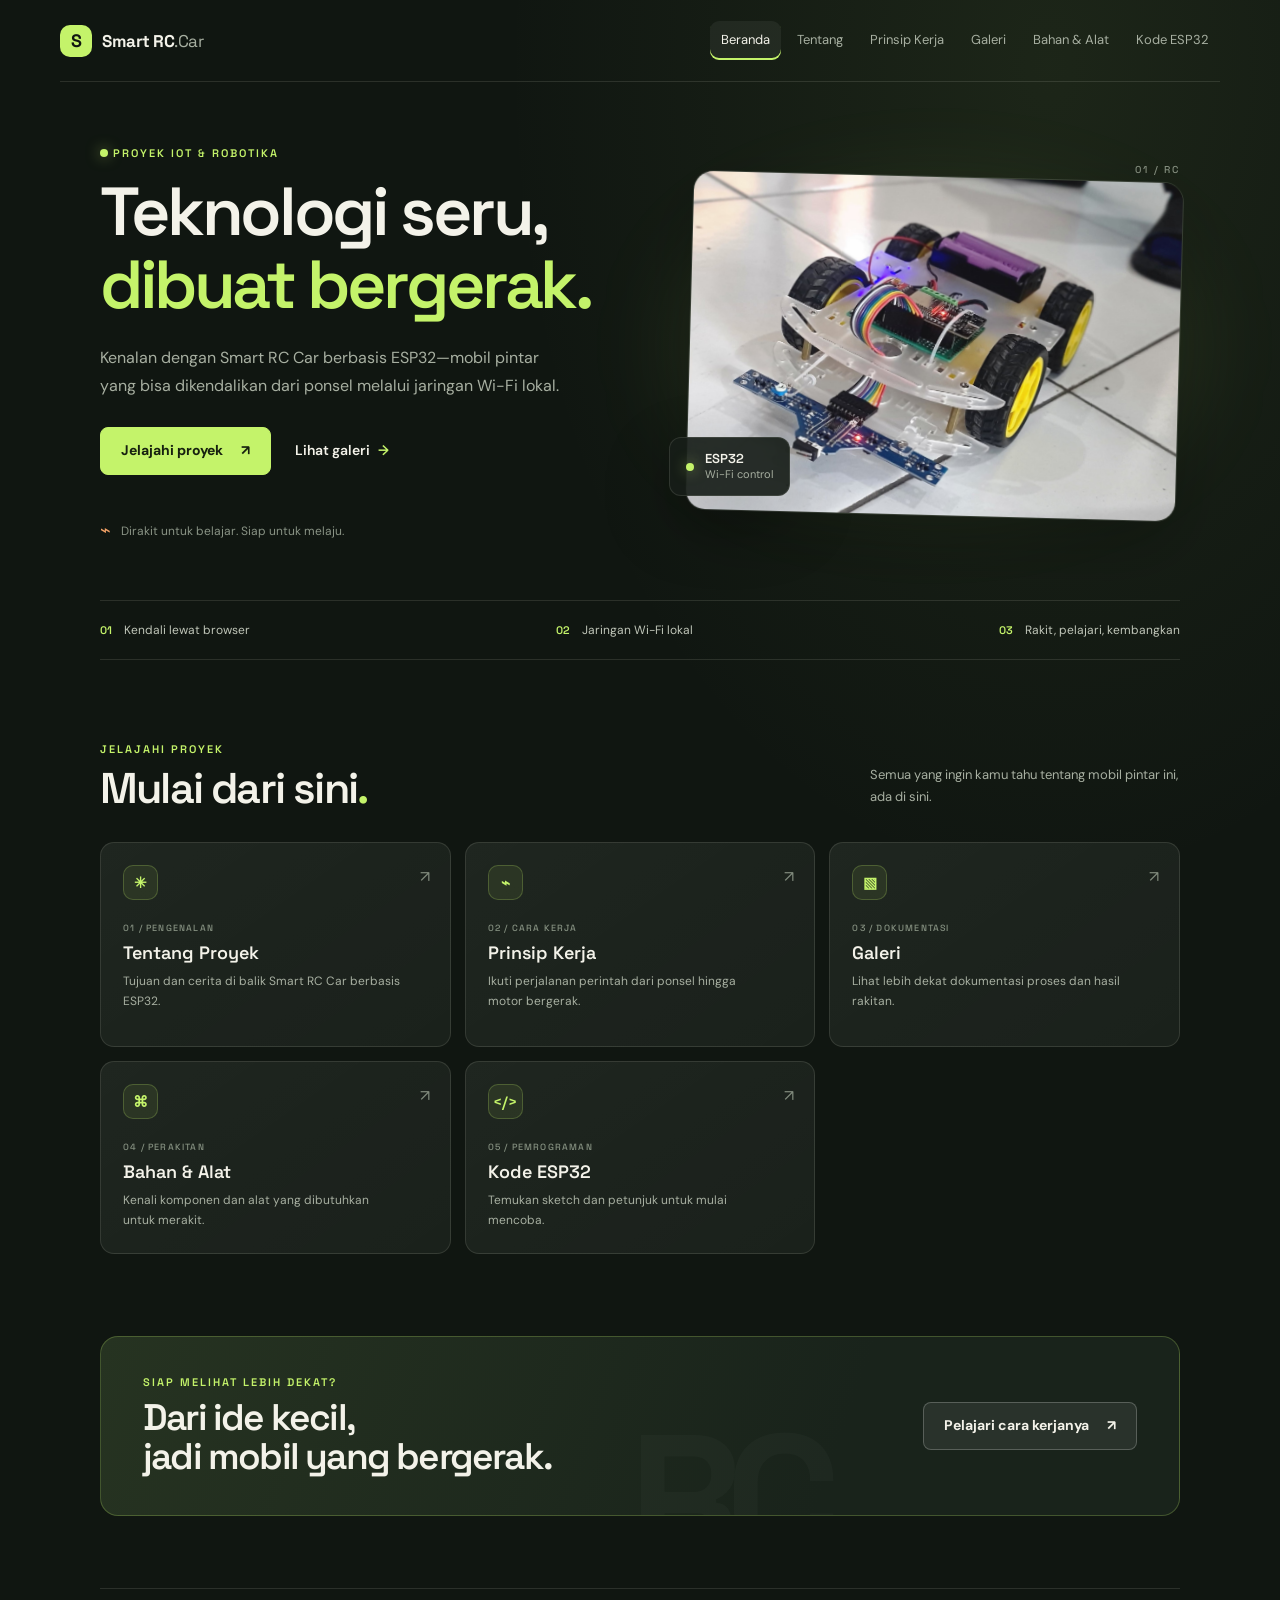
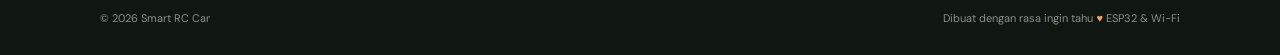
<file: index.html>
<!DOCTYPE html>
<html lang="id">
<head>
  <meta charset="UTF-8">
  <meta name="viewport" content="width=device-width, initial-scale=1">
  <meta name="description" content="Kenali Smart RC Car berbasis ESP32 dan Wi-Fi: cara kerja, komponen, galeri, dan kode program.">
  <meta name="theme-color" content="#101611">
  <title>Smart RC Car | Proyek IoT &amp; Robotika</title>
  <link rel="stylesheet" href="style.css">
  <link rel="stylesheet" href="opening-animation.css">
</head>
<body>
  <header class="site-header">
    <a class="brand" href="index.html"><span class="brand-mark" aria-hidden="true">S</span><span>Smart RC<span class="brand-light">.Car</span></span></a>
    <nav aria-label="Navigasi utama">
      <a aria-current="page" href="index.html">Beranda</a>
      <a href="tentang.html">Tentang</a>
      <a href="prinsip-kerja.html">Prinsip Kerja</a>
      <a href="galeri.html">Galeri</a>
      <a href="bahan-alat.html">Bahan &amp; Alat</a>
      <a href="kode.html">Kode ESP32</a>
    </nav>
  </header>

  <main class="container home-main">
    <section class="hero">
      <div class="hero-copy">
        <p class="eyebrow"><span class="status-dot" aria-hidden="true"></span> PROYEK IOT &amp; ROBOTIKA</p>
        <h1>Teknologi seru,<br><span>dibuat bergerak.</span></h1>
        <p class="hero-description">Kenalan dengan Smart RC Car berbasis ESP32—mobil pintar yang bisa dikendalikan dari ponsel melalui jaringan Wi-Fi lokal.</p>
        <div class="hero-actions">
          <a class="button" href="tentang.html">Jelajahi proyek <span aria-hidden="true">↗</span></a>
          <a class="text-link" href="galeri.html">Lihat galeri <span aria-hidden="true">→</span></a>
        </div>
        <div class="hero-note"><span aria-hidden="true">⌁</span> Dirakit untuk belajar. Siap untuk melaju.</div>
      </div>
      <div class="hero-visual">
        <div class="image-glow" aria-hidden="true"></div>
        <img src="imagemobil-rc.jpg" alt="Mobil Smart RC hasil rakitan proyek" fetchpriority="high">
        <div class="visual-label"><span class="status-dot" aria-hidden="true"></span><span><strong>ESP32</strong><small>Wi-Fi control</small></span></div>
        <span class="visual-index" aria-hidden="true">01 / RC</span>
      </div>
    </section>

    <section class="intro-strip" aria-label="Ringkasan proyek">
      <p><span class="strip-number">01</span> Kendali lewat browser</p>
      <p><span class="strip-number">02</span> Jaringan Wi-Fi lokal</p>
      <p><span class="strip-number">03</span> Rakit, pelajari, kembangkan</p>
    </section>

    <section class="section explore-section">
      <div class="section-heading">
        <div><p class="eyebrow">JELAJAHI PROYEK</p><h2>Mulai dari sini<span class="accent-dot">.</span></h2></div>
        <p class="section-lead">Semua yang ingin kamu tahu tentang mobil pintar ini, ada di sini.</p>
      </div>
      <div class="grid">
        <a class="card card-link" href="tentang.html"><span class="card-icon" aria-hidden="true">✳</span><span class="card-number">01 / PENGENALAN</span><h3>Tentang Proyek</h3><p>Tujuan dan cerita di balik Smart RC Car berbasis ESP32.</p><span class="card-arrow" aria-hidden="true">↗</span></a>
        <a class="card card-link" href="prinsip-kerja.html"><span class="card-icon" aria-hidden="true">⌁</span><span class="card-number">02 / CARA KERJA</span><h3>Prinsip Kerja</h3><p>Ikuti perjalanan perintah dari ponsel hingga motor bergerak.</p><span class="card-arrow" aria-hidden="true">↗</span></a>
        <a class="card card-link" href="galeri.html"><span class="card-icon" aria-hidden="true">▧</span><span class="card-number">03 / DOKUMENTASI</span><h3>Galeri</h3><p>Lihat lebih dekat dokumentasi proses dan hasil rakitan.</p><span class="card-arrow" aria-hidden="true">↗</span></a>
        <a class="card card-link" href="bahan-alat.html"><span class="card-icon" aria-hidden="true">⌘</span><span class="card-number">04 / PERAKITAN</span><h3>Bahan &amp; Alat</h3><p>Kenali komponen dan alat yang dibutuhkan untuk merakit.</p><span class="card-arrow" aria-hidden="true">↗</span></a>
        <a class="card card-link" href="kode.html"><span class="card-icon" aria-hidden="true">&lt;/&gt;</span><span class="card-number">05 / PEMROGRAMAN</span><h3>Kode ESP32</h3><p>Temukan sketch dan petunjuk untuk mulai mencoba.</p><span class="card-arrow" aria-hidden="true">↗</span></a>
      </div>
    </section>

    <section class="cta-panel">
      <div><p class="eyebrow">SIAP MELIHAT LEBIH DEKAT?</p><h2>Dari ide kecil,<br>jadi mobil yang bergerak.</h2></div>
      <a class="button button-light" href="prinsip-kerja.html">Pelajari cara kerjanya <span aria-hidden="true">↗</span></a>
      <span class="cta-decoration" aria-hidden="true">RC</span>
    </section>
  </main>

  <footer><span>© 2026 Smart RC Car</span><span>Dibuat dengan rasa ingin tahu <span class="footer-heart" aria-label="cinta">♥</span> ESP32 &amp; Wi-Fi</span></footer>
</body>
</html>
</file>
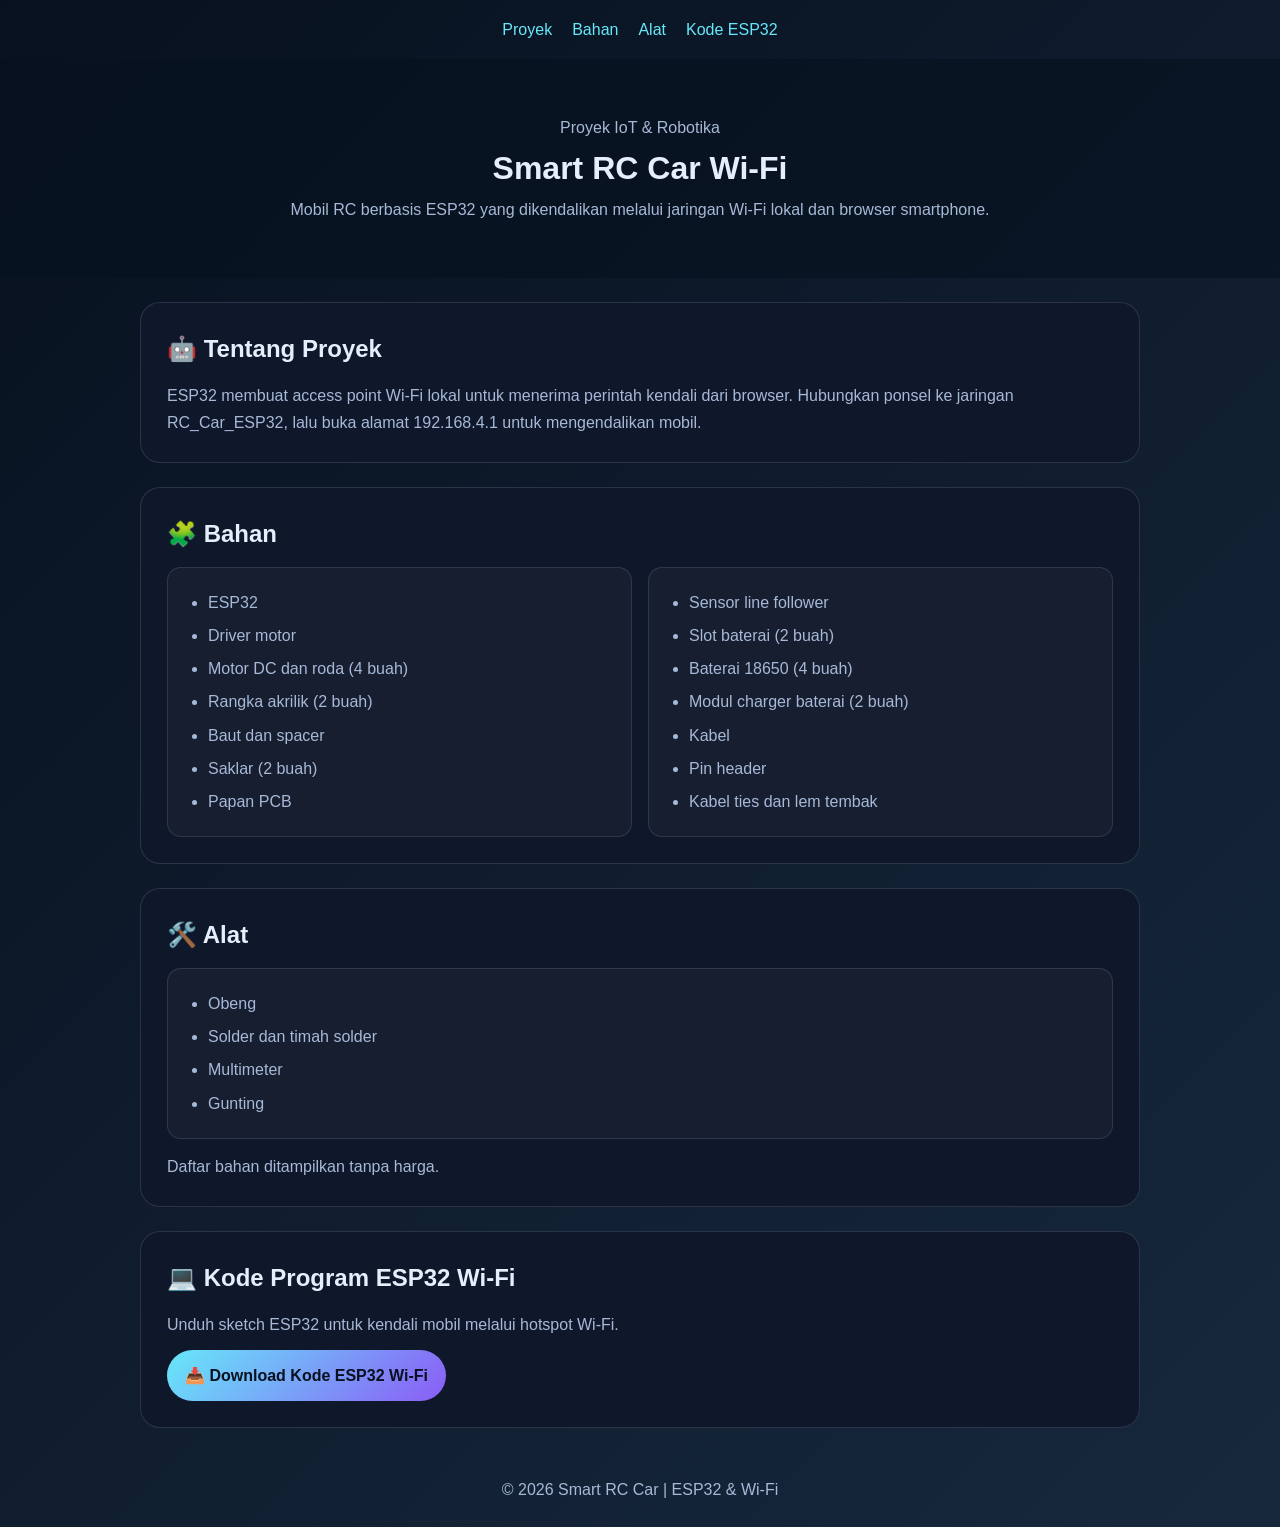
<file: tugas/index.html>
<!DOCTYPE html>
<html lang="id">
<head>
  <meta charset="UTF-8" />
  <meta name="viewport" content="width=device-width, initial-scale=1.0" />
  <meta name="description" content="Proyek Smart RC Car berbasis ESP32 dan Wi-Fi." />
  <title>Smart RC Car | ESP32 Wi-Fi</title>
  <style>
    :root{--bg:#07111f;--panel:#0f172a;--text:#e5eefb;--muted:#a7b9d6;--cyan:#67e8f9;--purple:#8b5cf6;--line:rgba(148,163,184,.2)}
    *{box-sizing:border-box;margin:0;padding:0}html{scroll-behavior:smooth}body{font-family:Arial,sans-serif;background:linear-gradient(135deg,#07111f,#17283d);color:var(--text);line-height:1.7}.container{width:min(1000px,92%);margin:auto}header{padding:55px 0;text-align:center;background:rgba(7,17,31,.65)}header p,.muted{color:var(--muted)}nav{padding:16px 0;display:flex;justify-content:center;gap:20px;flex-wrap:wrap}a{color:var(--cyan);text-decoration:none}.section{margin:24px 0;padding:26px;background:var(--panel);border:1px solid var(--line);border-radius:20px}.section h2{margin-bottom:12px}.grid{display:grid;grid-template-columns:repeat(auto-fit,minmax(220px,1fr));gap:16px}.card{padding:18px;border:1px solid var(--line);border-radius:14px;background:rgba(255,255,255,.03)}ul{padding-left:22px;color:var(--muted)}li{padding:3px 0}.notice{margin-top:14px;color:var(--muted)}.button{display:inline-block;margin-top:12px;padding:12px 18px;border-radius:999px;background:linear-gradient(135deg,var(--cyan),var(--purple));color:#07111f;font-weight:bold}footer{text-align:center;padding:24px;color:var(--muted)}
    @media(max-width:600px){.section{padding:20px}header{padding:40px 0}}
  </style>
</head>
<body>
  <nav class="container" aria-label="Navigasi"><a href="#proyek">Proyek</a><a href="#bahan">Bahan</a><a href="#alat">Alat</a><a href="#kode">Kode ESP32</a></nav>
  <header id="proyek"><div class="container"><p>Proyek IoT &amp; Robotika</p><h1>Smart RC Car Wi-Fi</h1><p>Mobil RC berbasis ESP32 yang dikendalikan melalui jaringan Wi-Fi lokal dan browser smartphone.</p></div></header>
  <main class="container">
    <section class="section"><h2>🤖 Tentang Proyek</h2><p class="muted">ESP32 membuat access point Wi-Fi lokal untuk menerima perintah kendali dari browser. Hubungkan ponsel ke jaringan RC_Car_ESP32, lalu buka alamat 192.168.4.1 untuk mengendalikan mobil.</p></section>
    <section class="section" id="bahan"><h2>🧩 Bahan</h2><div class="grid">
      <article class="card"><ul><li>ESP32</li><li>Driver motor</li><li>Motor DC dan roda (4 buah)</li><li>Rangka akrilik (2 buah)</li><li>Baut dan spacer</li><li>Saklar (2 buah)</li><li>Papan PCB</li></ul></article>
      <article class="card"><ul><li>Sensor line follower</li><li>Slot baterai (2 buah)</li><li>Baterai 18650 (4 buah)</li><li>Modul charger baterai (2 buah)</li><li>Kabel</li><li>Pin header</li><li>Kabel ties dan lem tembak</li></ul></article>
    </div></section>
    <section class="section" id="alat"><h2>🛠️ Alat</h2><div class="grid"><article class="card"><ul><li>Obeng</li><li>Solder dan timah solder</li><li>Multimeter</li><li>Gunting</li></ul></article></div><p class="notice">Daftar bahan ditampilkan tanpa harga.</p></section>
    <section class="section" id="kode"><h2>💻 Kode Program ESP32 Wi-Fi</h2><p class="muted">Unduh sketch ESP32 untuk kendali mobil melalui hotspot Wi-Fi.</p><a class="button" href="../source/rc_car_program.ino" download="rc_car_esp32_wifi.ino">📥 Download Kode ESP32 Wi-Fi</a></section>
  </main>
  <footer>© 2026 Smart RC Car | ESP32 &amp; Wi-Fi</footer>
</body>
</html>
</file>
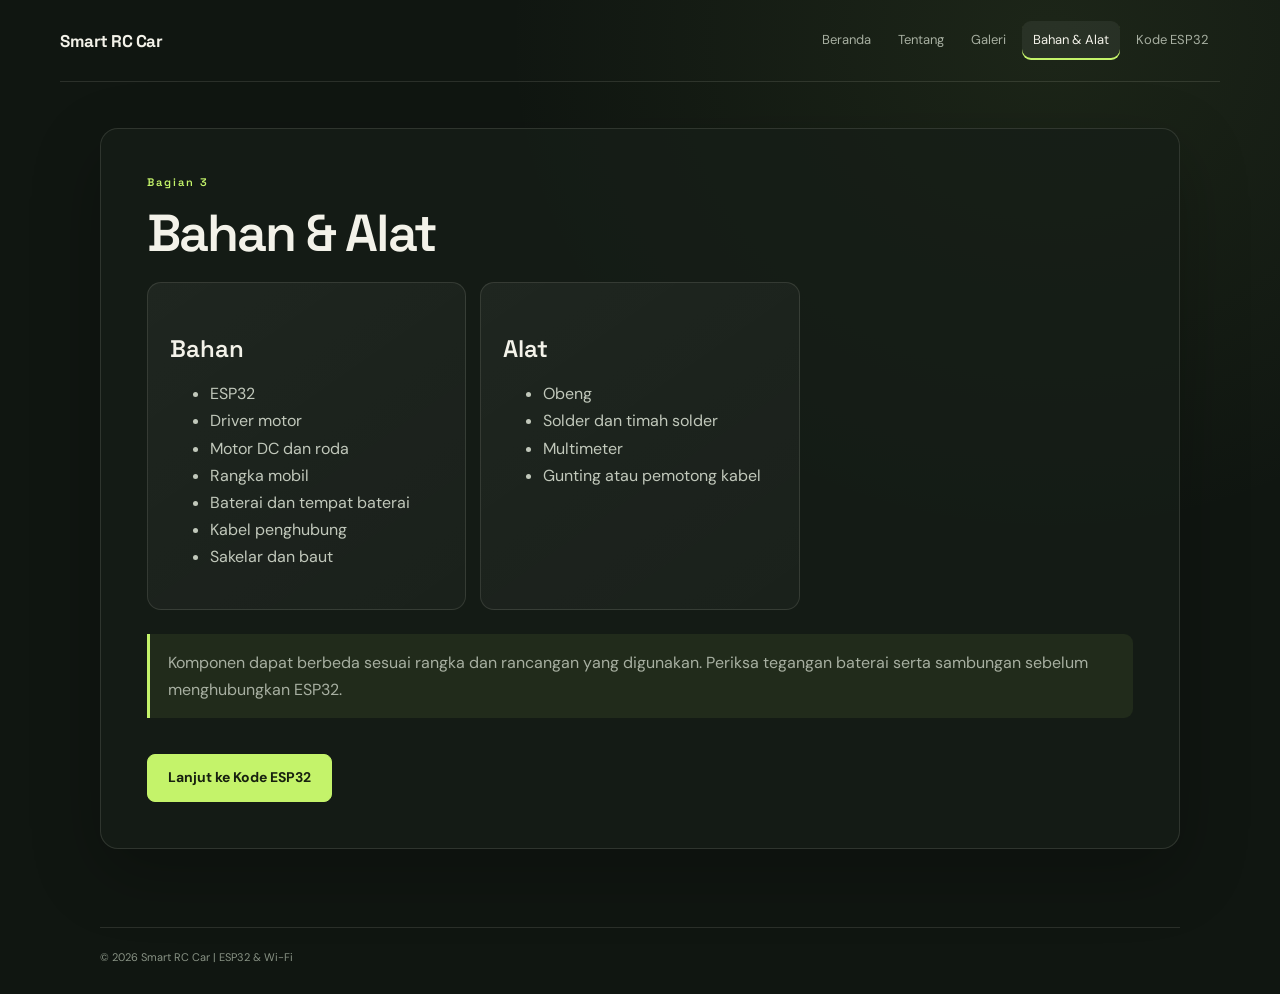
<file: bahan-alat.html>
<!DOCTYPE html>
<html lang="id">
<head>
  <meta charset="UTF-8">
  <meta name="viewport" content="width=device-width, initial-scale=1">
  <meta name="description" content="Daftar bahan dan alat proyek Smart RC Car ESP32.">
  <title>Bahan &amp; Alat | Smart RC Car</title>
  <link rel="stylesheet" href="style.css">
</head>
<body>
  <header class="site-header">
    <a class="brand" href="index.html">Smart RC Car</a>
    <nav aria-label="Navigasi utama">
      <a href="index.html">Beranda</a><a href="tentang.html">Tentang</a><a href="galeri.html">Galeri</a><a aria-current="page" href="bahan-alat.html">Bahan &amp; Alat</a><a href="kode.html">Kode ESP32</a>
    </nav>
  </header>
  <main class="container">
    <section class="section">
      <p class="eyebrow">Bagian 3</p>
      <h1>Bahan &amp; Alat</h1>
      <div class="grid two-columns">
        <article class="card"><h2>Bahan</h2><ul><li>ESP32</li><li>Driver motor</li><li>Motor DC dan roda</li><li>Rangka mobil</li><li>Baterai dan tempat baterai</li><li>Kabel penghubung</li><li>Sakelar dan baut</li></ul></article>
        <article class="card"><h2>Alat</h2><ul><li>Obeng</li><li>Solder dan timah solder</li><li>Multimeter</li><li>Gunting atau pemotong kabel</li></ul></article>
      </div>
      <div class="notice">Komponen dapat berbeda sesuai rangka dan rancangan yang digunakan. Periksa tegangan baterai serta sambungan sebelum menghubungkan ESP32.</div>
      <a class="button" href="kode.html">Lanjut ke Kode ESP32</a>
    </section>
  </main>
  <footer>© 2026 Smart RC Car | ESP32 &amp; Wi-Fi</footer>
</body>
</html>
</file>
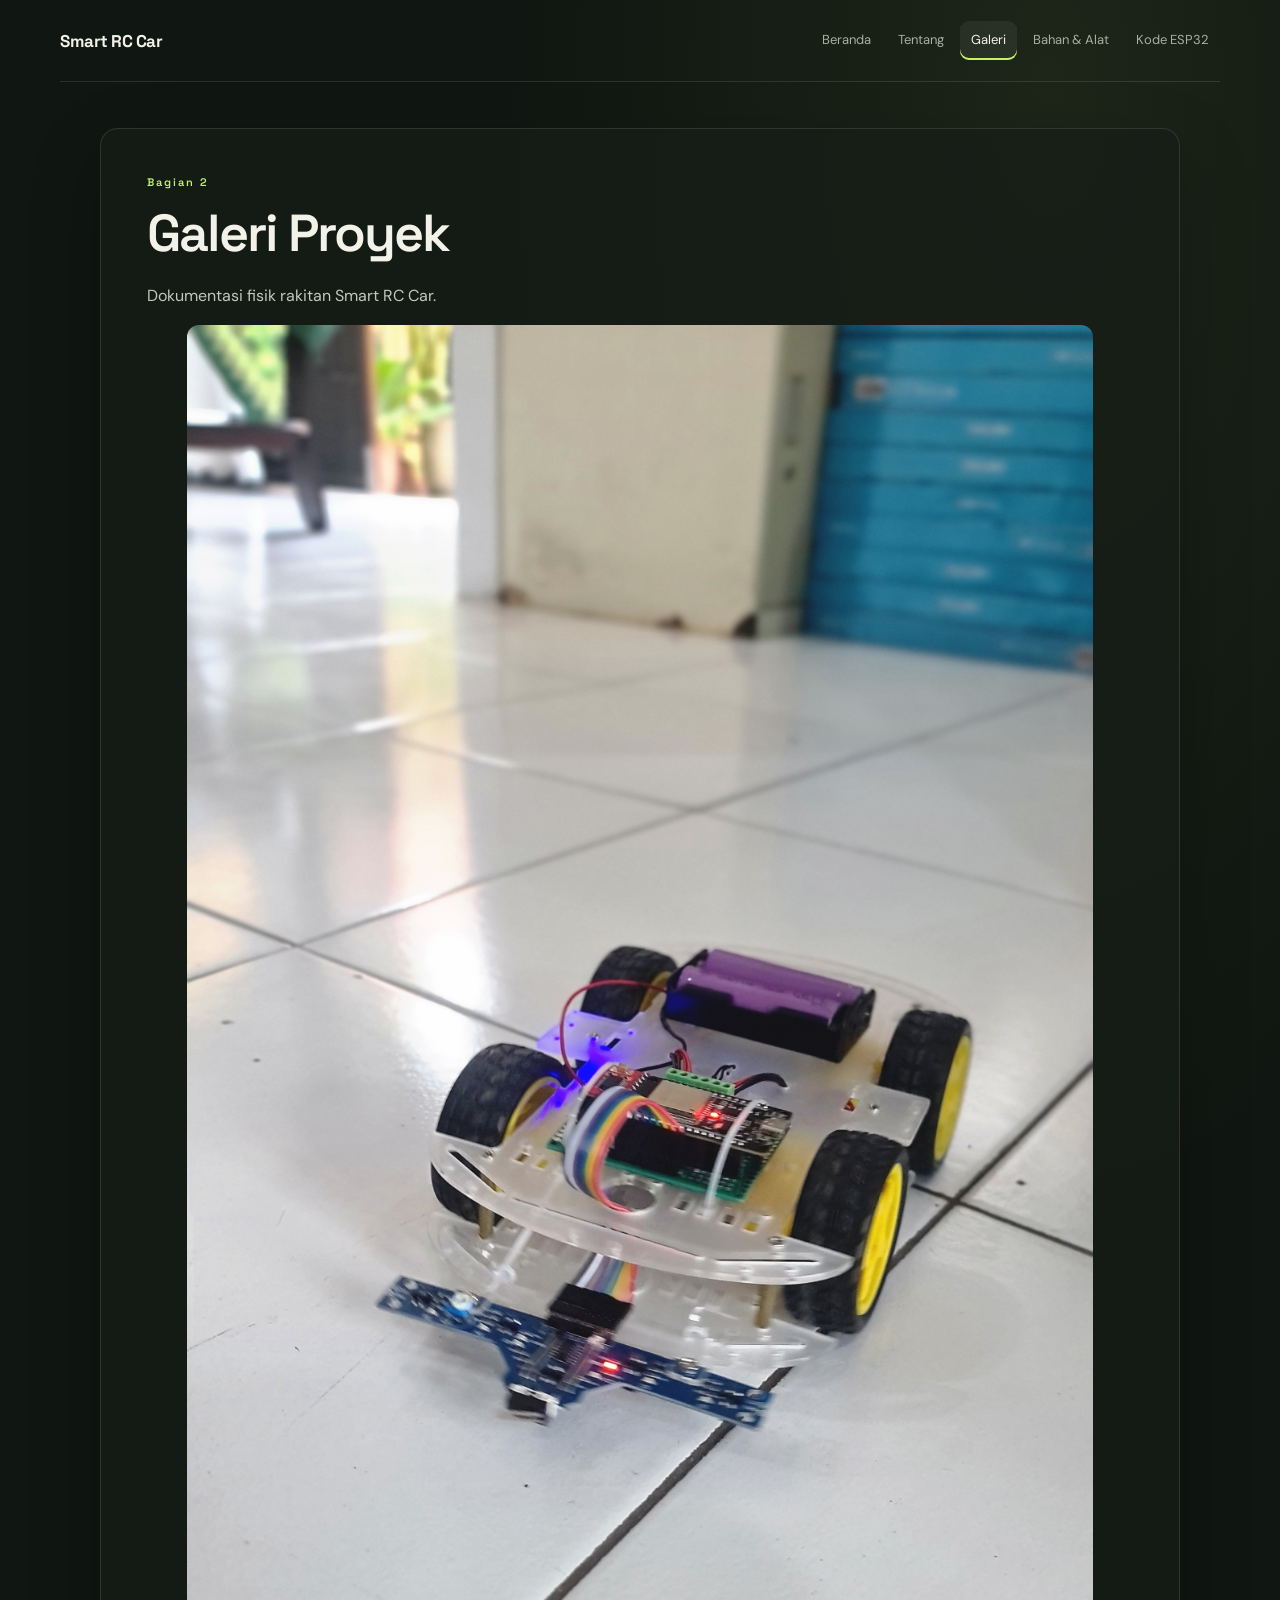
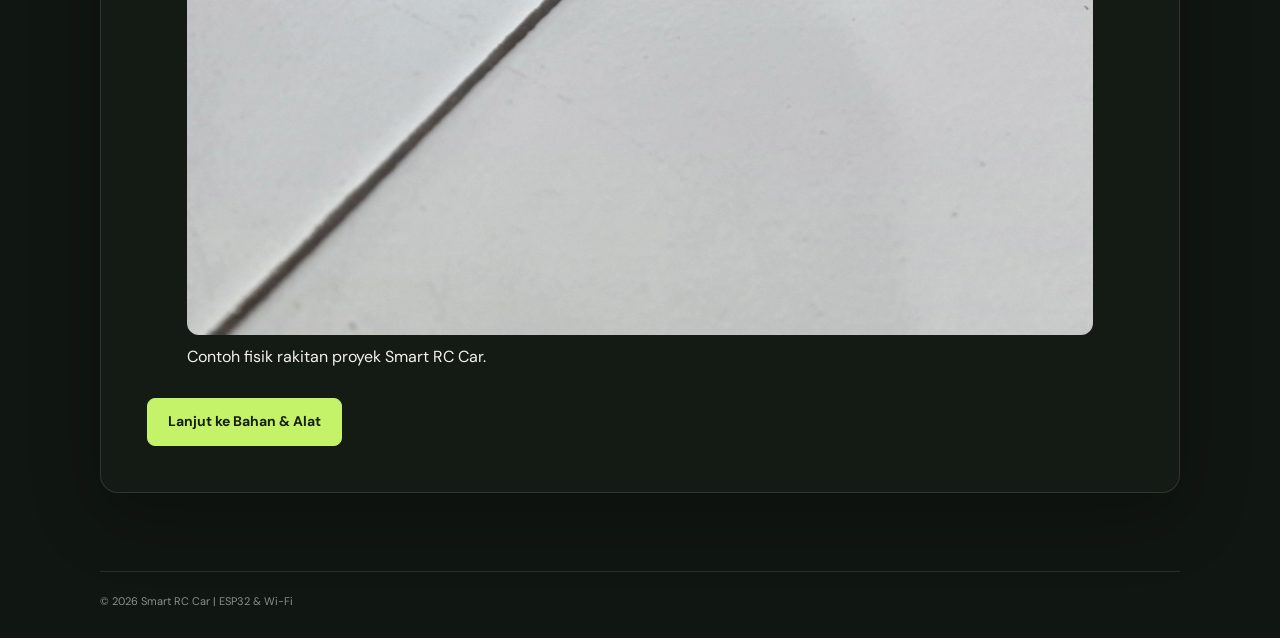
<file: galeri.html>
<!DOCTYPE html>
<html lang="id">
<head>
  <meta charset="UTF-8">
  <meta name="viewport" content="width=device-width, initial-scale=1">
  <meta name="description" content="Galeri dokumentasi fisik proyek Smart RC Car.">
  <title>Galeri | Smart RC Car</title>
  <link rel="stylesheet" href="style.css">
</head>
<body>
  <header class="site-header">
    <a class="brand" href="index.html">Smart RC Car</a>
    <nav aria-label="Navigasi utama">
      <a href="index.html">Beranda</a><a href="tentang.html">Tentang</a><a aria-current="page" href="galeri.html">Galeri</a><a href="bahan-alat.html">Bahan &amp; Alat</a><a href="kode.html">Kode ESP32</a>
    </nav>
  </header>
  <main class="container">
    <section class="section">
      <p class="eyebrow">Bagian 2</p>
      <h1>Galeri Proyek</h1>
      <p>Dokumentasi fisik rakitan Smart RC Car.</p>
      <figure class="gallery-image">
        <img src="20261113_153108.jpg" alt="Dokumentasi fisik proyek Smart RC Car">
        <figcaption>Contoh fisik rakitan proyek Smart RC Car.</figcaption>
      </figure>
      <a class="button" href="bahan-alat.html">Lanjut ke Bahan &amp; Alat</a>
    </section>
  </main>
  <footer>© 2026 Smart RC Car | ESP32 &amp; Wi-Fi</footer>
</body>
</html>
</file>
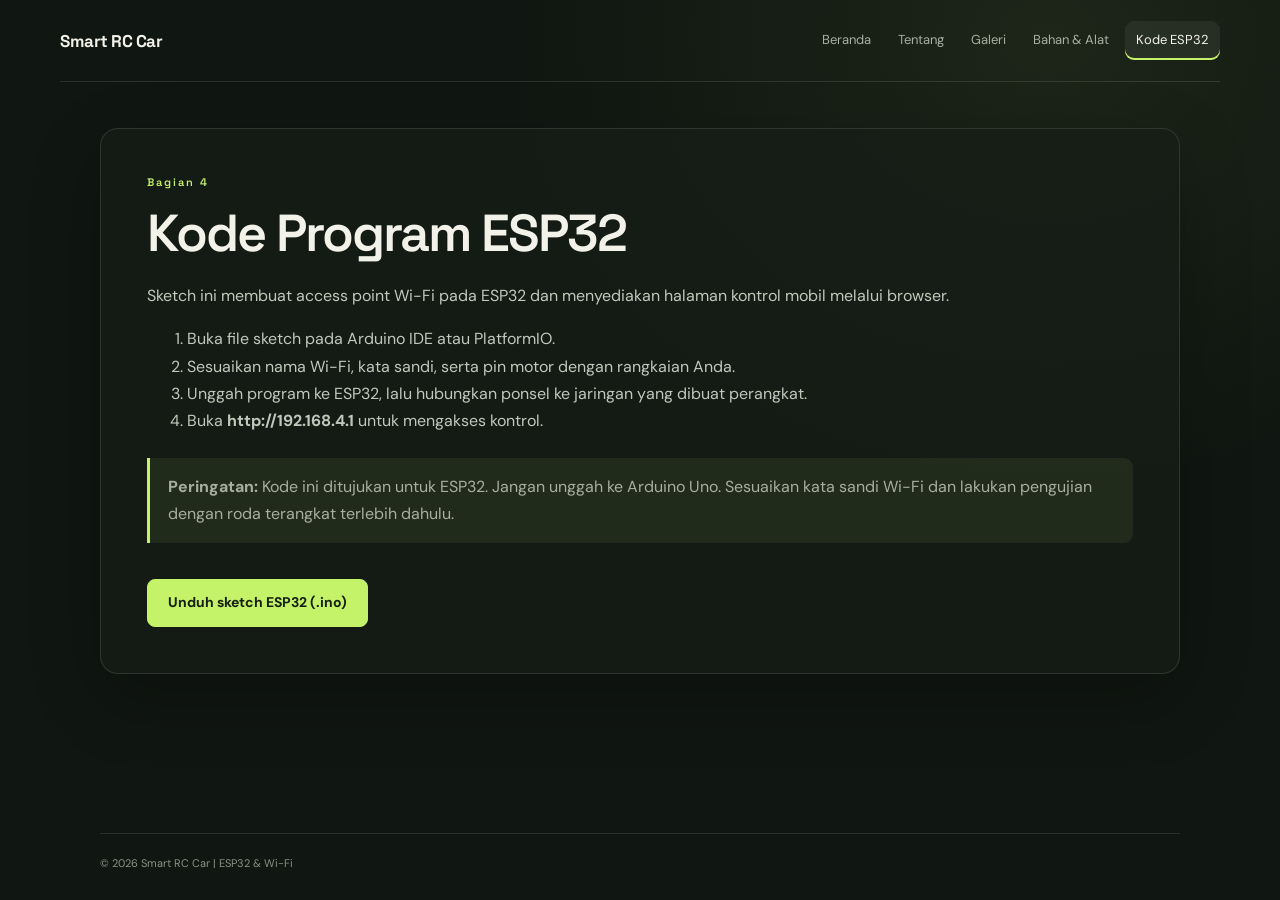
<file: kode.html>
<!DOCTYPE html>
<html lang="id">
<head>
  <meta charset="UTF-8">
  <meta name="viewport" content="width=device-width, initial-scale=1">
  <meta name="description" content="Unduh kode program ESP32 untuk Smart RC Car Wi-Fi.">
  <title>Kode ESP32 | Smart RC Car</title>
  <link rel="stylesheet" href="style.css">
</head>
<body>
  <header class="site-header">
    <a class="brand" href="index.html">Smart RC Car</a>
    <nav aria-label="Navigasi utama">
      <a href="index.html">Beranda</a><a href="tentang.html">Tentang</a><a href="galeri.html">Galeri</a><a href="bahan-alat.html">Bahan &amp; Alat</a><a aria-current="page" href="kode.html">Kode ESP32</a>
    </nav>
  </header>
  <main class="container">
    <section class="section">
      <p class="eyebrow">Bagian 4</p>
      <h1>Kode Program ESP32</h1>
      <p>Sketch ini membuat access point Wi-Fi pada ESP32 dan menyediakan halaman kontrol mobil melalui browser.</p>
      <ol><li>Buka file sketch pada Arduino IDE atau PlatformIO.</li><li>Sesuaikan nama Wi-Fi, kata sandi, serta pin motor dengan rangkaian Anda.</li><li>Unggah program ke ESP32, lalu hubungkan ponsel ke jaringan yang dibuat perangkat.</li><li>Buka <strong>http://192.168.4.1</strong> untuk mengakses kontrol.</li></ol>
      <div class="notice"><strong>Peringatan:</strong> Kode ini ditujukan untuk ESP32. Jangan unggah ke Arduino Uno. Sesuaikan kata sandi Wi-Fi dan lakukan pengujian dengan roda terangkat terlebih dahulu.</div>
      <a class="button" href="source/rc_car_program.ino" download>Unduh sketch ESP32 (.ino)</a>
    </section>
  </main>
  <footer>© 2026 Smart RC Car | ESP32 &amp; Wi-Fi</footer>
</body>
</html>
</file>
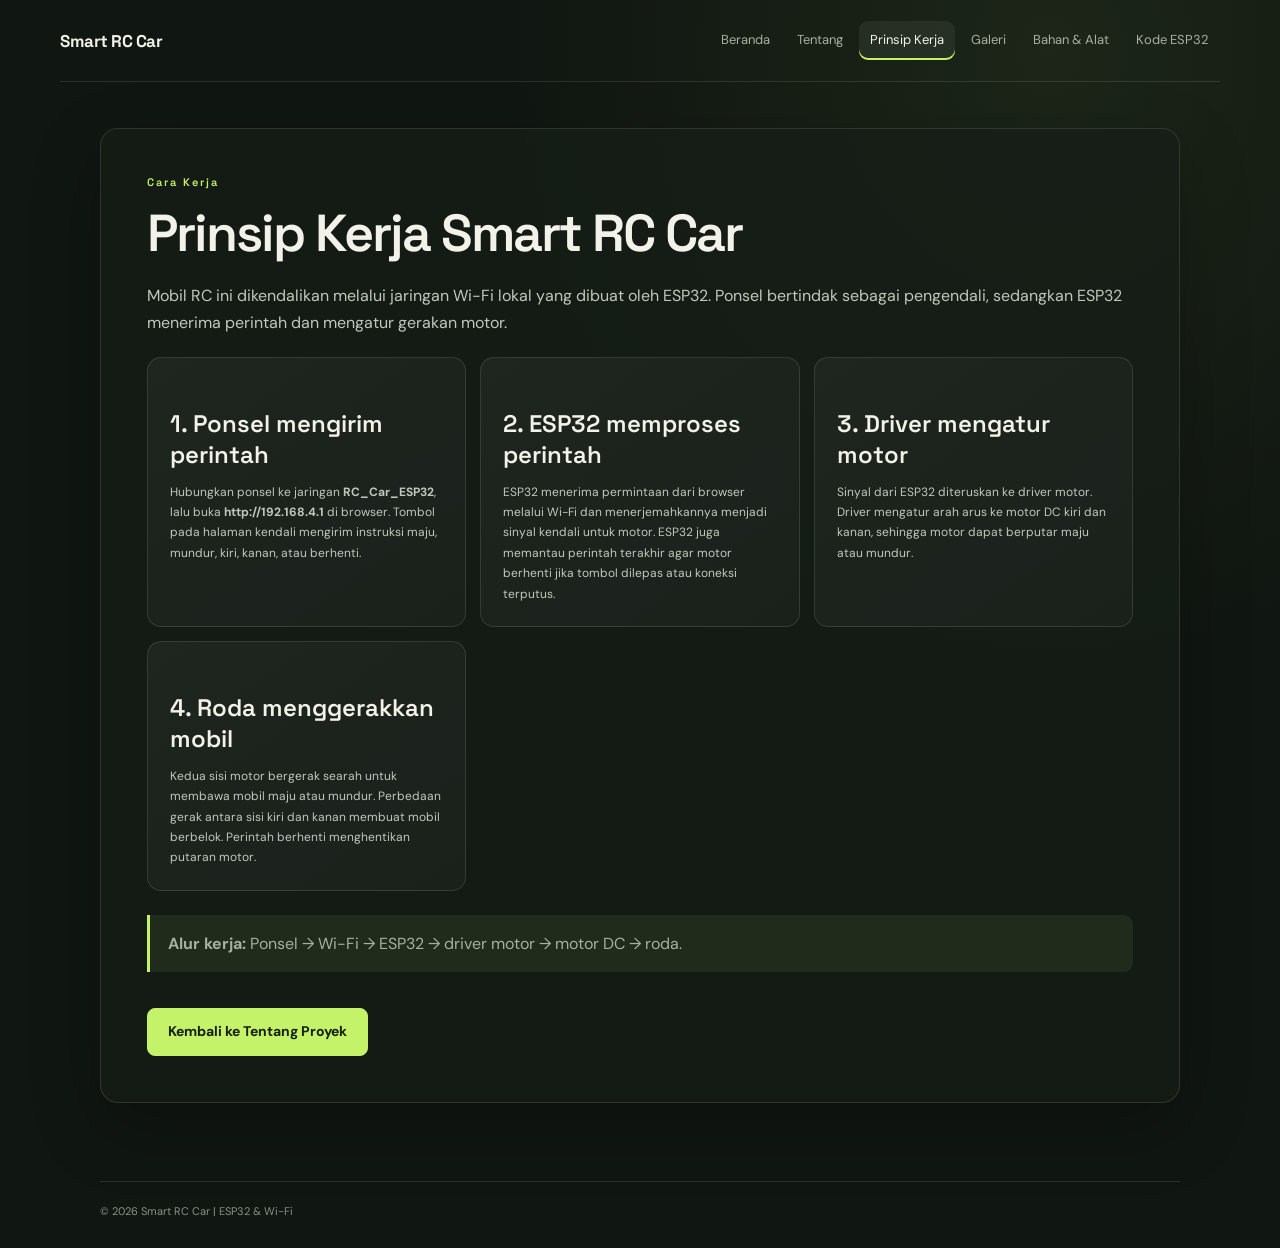
<file: prinsip-kerja.html>
<!DOCTYPE html>
<html lang="id">
<head>
  <meta charset="UTF-8">
  <meta name="viewport" content="width=device-width, initial-scale=1">
  <meta name="description" content="Prinsip kerja Smart RC Car berbasis ESP32 dan Wi-Fi.">
  <title>Prinsip Kerja | Smart RC Car</title>
  <link rel="stylesheet" href="style.css">
</head>
<body>
  <header class="site-header">
    <a class="brand" href="index.html">Smart RC Car</a>
    <nav aria-label="Navigasi utama">
      <a href="index.html">Beranda</a>
      <a href="tentang.html">Tentang</a>
      <a aria-current="page" href="prinsip-kerja.html">Prinsip Kerja</a>
      <a href="galeri.html">Galeri</a>
      <a href="bahan-alat.html">Bahan &amp; Alat</a>
      <a href="kode.html">Kode ESP32</a>
    </nav>
  </header>
  <main class="container">
    <section class="section">
      <p class="eyebrow">Cara Kerja</p>
      <h1>Prinsip Kerja Smart RC Car</h1>
      <p>Mobil RC ini dikendalikan melalui jaringan Wi-Fi lokal yang dibuat oleh ESP32. Ponsel bertindak sebagai pengendali, sedangkan ESP32 menerima perintah dan mengatur gerakan motor.</p>
      <div class="grid two-columns">
        <article class="card">
          <h2>1. Ponsel mengirim perintah</h2>
          <p>Hubungkan ponsel ke jaringan <strong>RC_Car_ESP32</strong>, lalu buka <strong>http://192.168.4.1</strong> di browser. Tombol pada halaman kendali mengirim instruksi maju, mundur, kiri, kanan, atau berhenti.</p>
        </article>
        <article class="card">
          <h2>2. ESP32 memproses perintah</h2>
          <p>ESP32 menerima permintaan dari browser melalui Wi-Fi dan menerjemahkannya menjadi sinyal kendali untuk motor. ESP32 juga memantau perintah terakhir agar motor berhenti jika tombol dilepas atau koneksi terputus.</p>
        </article>
        <article class="card">
          <h2>3. Driver mengatur motor</h2>
          <p>Sinyal dari ESP32 diteruskan ke driver motor. Driver mengatur arah arus ke motor DC kiri dan kanan, sehingga motor dapat berputar maju atau mundur.</p>
        </article>
        <article class="card">
          <h2>4. Roda menggerakkan mobil</h2>
          <p>Kedua sisi motor bergerak searah untuk membawa mobil maju atau mundur. Perbedaan gerak antara sisi kiri dan kanan membuat mobil berbelok. Perintah berhenti menghentikan putaran motor.</p>
        </article>
      </div>
      <div class="notice"><strong>Alur kerja:</strong> Ponsel → Wi-Fi → ESP32 → driver motor → motor DC → roda.</div>
      <a class="button" href="tentang.html">Kembali ke Tentang Proyek</a>
    </section>
  </main>
  <footer>© 2026 Smart RC Car | ESP32 &amp; Wi-Fi</footer>
</body>
</html>
</file>
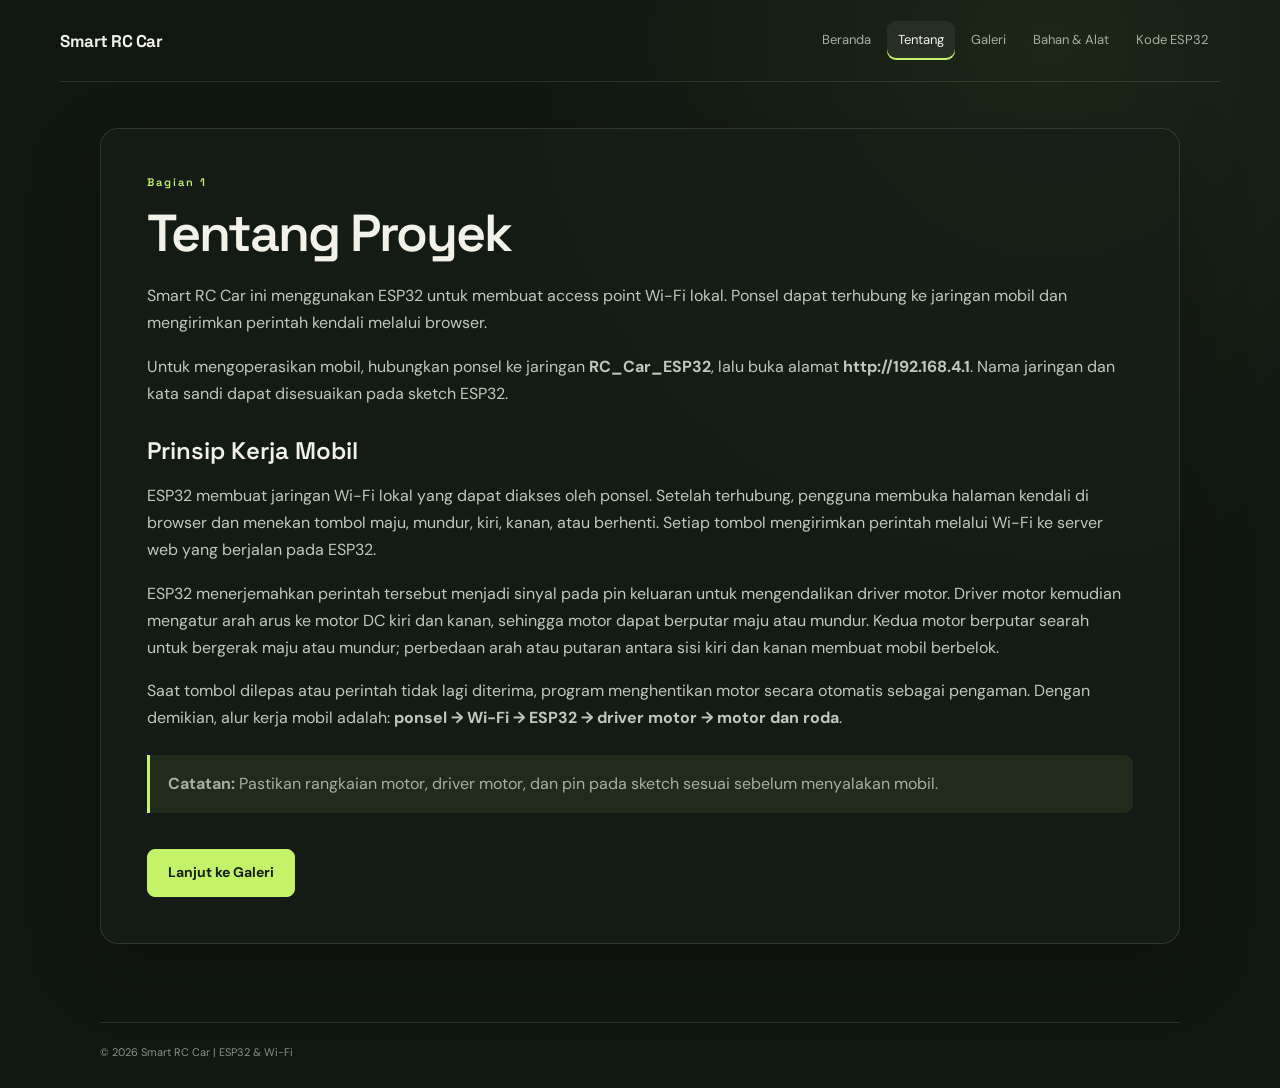
<file: tentang.html>
<!DOCTYPE html>
<html lang="id">
<head>
  <meta charset="UTF-8">
  <meta name="viewport" content="width=device-width, initial-scale=1">
  <meta name="description" content="Tentang proyek Smart RC Car berbasis ESP32 dan Wi-Fi.">
  <title>Tentang Proyek | Smart RC Car</title>
  <link rel="stylesheet" href="style.css">
</head>
<body>
  <header class="site-header">
    <a class="brand" href="index.html">Smart RC Car</a>
    <nav aria-label="Navigasi utama">
      <a href="index.html">Beranda</a><a aria-current="page" href="tentang.html">Tentang</a><a href="galeri.html">Galeri</a><a href="bahan-alat.html">Bahan &amp; Alat</a><a href="kode.html">Kode ESP32</a>
    </nav>
  </header>
  <main class="container">
    <section class="section">
      <p class="eyebrow">Bagian 1</p>
      <h1>Tentang Proyek</h1>
      <p>Smart RC Car ini menggunakan ESP32 untuk membuat access point Wi-Fi lokal. Ponsel dapat terhubung ke jaringan mobil dan mengirimkan perintah kendali melalui browser.</p>
      <p>Untuk mengoperasikan mobil, hubungkan ponsel ke jaringan <strong>RC_Car_ESP32</strong>, lalu buka alamat <strong>http://192.168.4.1</strong>. Nama jaringan dan kata sandi dapat disesuaikan pada sketch ESP32.</p>

      <h2>Prinsip Kerja Mobil</h2>
      <p>ESP32 membuat jaringan Wi-Fi lokal yang dapat diakses oleh ponsel. Setelah terhubung, pengguna membuka halaman kendali di browser dan menekan tombol maju, mundur, kiri, kanan, atau berhenti. Setiap tombol mengirimkan perintah melalui Wi-Fi ke server web yang berjalan pada ESP32.</p>
      <p>ESP32 menerjemahkan perintah tersebut menjadi sinyal pada pin keluaran untuk mengendalikan driver motor. Driver motor kemudian mengatur arah arus ke motor DC kiri dan kanan, sehingga motor dapat berputar maju atau mundur. Kedua motor berputar searah untuk bergerak maju atau mundur; perbedaan arah atau putaran antara sisi kiri dan kanan membuat mobil berbelok.</p>
      <p>Saat tombol dilepas atau perintah tidak lagi diterima, program menghentikan motor secara otomatis sebagai pengaman. Dengan demikian, alur kerja mobil adalah: <strong>ponsel → Wi-Fi → ESP32 → driver motor → motor dan roda</strong>.</p>

      <div class="notice"><strong>Catatan:</strong> Pastikan rangkaian motor, driver motor, dan pin pada sketch sesuai sebelum menyalakan mobil.</div>
      <a class="button" href="galeri.html">Lanjut ke Galeri</a>
    </section>
  </main>
  <footer>© 2026 Smart RC Car | ESP32 &amp; Wi-Fi</footer>
</body>
</html>
</file>
<file: style.css>
@import url('https://fonts.googleapis.com/css2?family=DM+Sans:wght@400;500;600;700&family=Space+Grotesk:wght@400;500;600;700&display=swap');

:root {
  color-scheme: dark;
  --bg: #101611;
  --bg-raised: #171e18;
  --panel: #1b241d;
  --panel-hover: #222d24;
  --text: #f3f2e9;
  --muted: #a7afa1;
  --line: rgba(232, 239, 222, .12);
  --lime: #c4f36a;
  --lime-dark: #9dc943;
  --orange: #f3a267;
  --radius: 18px;
  --shadow: 0 24px 70px rgba(0, 0, 0, .24);
}

* { box-sizing: border-box; }
html { scroll-behavior: smooth; }
body {
  margin: 0;
  min-height: 100vh;
  display: flex;
  flex-direction: column;
  color: var(--text);
  background: radial-gradient(ellipse at 82% 4%, rgba(130, 164, 83, .11), transparent 34rem), var(--bg);
  font-family: 'DM Sans', Arial, sans-serif;
  font-size: 16px;
  line-height: 1.7;
  -webkit-font-smoothing: antialiased;
}
a { color: inherit; }
::selection { color: var(--bg); background: var(--lime); }

.site-header {
  width: min(1160px, calc(100% - 48px));
  min-height: 82px;
  margin: 0 auto;
  display: flex;
  align-items: center;
  justify-content: space-between;
  gap: 28px;
  border-bottom: 1px solid var(--line);
}
.brand {
  display: inline-flex;
  align-items: center;
  gap: 10px;
  flex: 0 0 auto;
  color: var(--text);
  font: 700 17px 'Space Grotesk', sans-serif;
  text-decoration: none;
  letter-spacing: -.5px;
}
.brand-mark {
  width: 32px;
  height: 32px;
  display: grid;
  place-items: center;
  border-radius: 10px;
  color: var(--bg);
  background: var(--lime);
  font-size: 18px;
}
.brand-light { color: var(--muted); font-weight: 400; }
.site-header nav { display: flex; align-items: center; justify-content: flex-end; gap: 5px; flex-wrap: wrap; }
.site-header nav a {
  padding: 8px 11px;
  border-radius: 9px;
  color: var(--muted);
  font-size: 13px;
  text-decoration: none;
  transition: color .2s ease, background .2s ease;
}
.site-header nav a:hover, .site-header nav a[aria-current="page"] { color: var(--text); background: rgba(255,255,255,.06); }
.site-header nav a[aria-current="page"] { box-shadow: inset 0 -2px var(--lime); }

.container { width: min(1080px, calc(100% - 48px)); margin: 0 auto; }
.home-main { flex: 1; }
.hero {
  position: relative;
  min-height: 480px;
  padding: 64px 0 54px;
  display: grid;
  grid-template-columns: 1.05fr .95fr;
  align-items: center;
  gap: 46px;
}
.hero-copy { position: relative; z-index: 1; }
.eyebrow {
  margin: 0 0 16px;
  color: var(--lime);
  font: 600 11px 'Space Grotesk', sans-serif;
  letter-spacing: 2px;
}
.status-dot { width: 8px; height: 8px; display: inline-block; border-radius: 50%; background: var(--lime); box-shadow: 0 0 14px rgba(196,243,106,.55); }
.hero h1, .section-heading h2, .cta-panel h2 { margin: 0; font: 600 clamp(42px, 6vw, 68px)/1.07 'Space Grotesk', sans-serif; letter-spacing: -3.4px; }
.hero h1 span { color: var(--lime); }
.hero-description { max-width: 470px; margin: 22px 0 26px; color: var(--muted); font-size: 16px; line-height: 1.8; }
.hero-actions { display: flex; align-items: center; gap: 24px; flex-wrap: wrap; }
.button {
  display: inline-flex;
  align-items: center;
  justify-content: center;
  gap: 18px;
  min-height: 48px;
  padding: 0 20px;
  border: 1px solid var(--lime);
  border-radius: 8px;
  color: #17200f;
  background: var(--lime);
  font-size: 14px;
  font-weight: 700;
  text-decoration: none;
  transition: background .2s ease, transform .2s ease;
}
.button:hover { transform: translateY(-2px); background: #d3ff80; }
.text-link { color: var(--text); font-size: 14px; font-weight: 600; text-decoration: none; }
.text-link span { margin-left: 5px; color: var(--lime); }
.text-link:hover { color: var(--lime); }
.hero-note { margin-top: 40px; color: #899385; font-size: 12px; }
.hero-note span { padding-right: 7px; color: var(--orange); font-size: 18px; vertical-align: -1px; }
.hero-visual { position: relative; min-height: 335px; display: grid; place-items: center; }
.hero-visual img {
  position: relative;
  z-index: 1;
  width: 100%;
  height: 340px;
  border: 1px solid rgba(255,255,255,.12);
  border-radius: 20px;
  object-fit: cover;
  box-shadow: var(--shadow);
  transform: rotate(1.5deg);
  transition: transform .35s ease;
}
.hero-visual:hover img { transform: rotate(0) scale(1.015); }
.image-glow { position: absolute; inset: 12% 2%; border-radius: 50%; background: rgba(196,243,106,.17); filter: blur(55px); }
.visual-label {
  position: absolute;
  z-index: 2;
  bottom: 20px;
  left: -20px;
  display: flex;
  align-items: center;
  gap: 11px;
  padding: 12px 16px;
  border: 1px solid var(--line);
  border-radius: 12px;
  background: rgba(23,30,24,.92);
  box-shadow: var(--shadow);
}
.visual-label strong, .visual-label small { display: block; line-height: 1.4; }
.visual-label strong { font: 600 13px 'Space Grotesk', sans-serif; }
.visual-label small { color: var(--muted); font-size: 11px; }
.visual-index { position: absolute; top: -13px; right: 0; color: #869080; font: 500 10px 'Space Grotesk', sans-serif; letter-spacing: 1.8px; }
.intro-strip { display: flex; justify-content: space-between; gap: 20px; padding: 19px 0; border-top: 1px solid var(--line); border-bottom: 1px solid var(--line); }
.intro-strip p { margin: 0; color: #c0c6b9; font-size: 12px; }
.strip-number { padding-right: 9px; color: var(--lime); font: 600 11px 'Space Grotesk', sans-serif; }

.section { padding: 82px 0; }
.section-heading { display: flex; align-items: flex-end; justify-content: space-between; gap: 30px; margin-bottom: 30px; }
.section-heading .eyebrow { margin-bottom: 10px; }
.section-heading h2, .cta-panel h2 { font-size: clamp(32px, 4vw, 43px); letter-spacing: -1.8px; }
.accent-dot { color: var(--lime); }
.section-lead { max-width: 310px; margin: 0 0 4px; color: var(--muted); font-size: 13px; }
.grid { display: grid; grid-template-columns: repeat(3, minmax(0, 1fr)); gap: 14px; }
.card {
  position: relative;
  min-height: 205px;
  padding: 22px;
  overflow: hidden;
  border: 1px solid var(--line);
  border-radius: 14px;
  background: linear-gradient(145deg, rgba(255,255,255,.035), rgba(255,255,255,.012)), var(--bg-raised);
  transition: transform .22s ease, border-color .22s ease, background .22s ease;
}
.card-link { display: block; color: inherit; text-decoration: none; }
.card-link:hover { transform: translateY(-4px); border-color: rgba(196,243,106,.4); background-color: var(--panel-hover); }
.card-icon { min-width: 35px; height: 35px; display: inline-grid; place-items: center; margin-bottom: 22px; border: 1px solid rgba(196,243,106,.22); border-radius: 10px; color: var(--lime); background: rgba(196,243,106,.08); font: 600 15px 'Space Grotesk', sans-serif; }
.card-number { display: block; margin-bottom: 7px; color: #859080; font: 500 9px 'Space Grotesk', sans-serif; letter-spacing: 1.2px; }
.card h3 { margin: 0 0 7px; color: var(--text); font: 600 18px 'Space Grotesk', sans-serif; }
.card p { max-width: 280px; margin: 0; color: var(--muted); font-size: 12px; line-height: 1.7; }
.card-arrow { position: absolute; top: 20px; right: 20px; color: #818b7d; transition: color .2s, transform .2s; }
.card-link:hover .card-arrow { transform: translate(2px,-2px); color: var(--lime); }
.cta-panel { position: relative; display: flex; align-items: center; justify-content: space-between; gap: 30px; margin-bottom: 72px; padding: 38px 42px; overflow: hidden; border: 1px solid rgba(196,243,106,.24); border-radius: var(--radius); background: linear-gradient(110deg, #263321, #19231b 68%); }
.cta-panel .eyebrow { margin-bottom: 9px; }
.cta-panel h2 { position: relative; z-index: 1; font-size: clamp(27px, 4vw, 37px); }
.button-light { position: relative; z-index: 1; flex: 0 0 auto; border-color: rgba(255,255,255,.22); color: var(--text); background: rgba(255,255,255,.07); }
.button-light:hover { color: var(--bg); border-color: var(--lime); }
.cta-decoration { position: absolute; right: 33%; bottom: -65px; color: rgba(255,255,255,.025); font: 700 180px/.9 'Space Grotesk', sans-serif; letter-spacing: -18px; pointer-events: none; }
footer { width: min(1080px, calc(100% - 48px)); margin: auto auto 0; padding: 20px 0 27px; display: flex; justify-content: space-between; gap: 16px; border-top: 1px solid var(--line); color: #899385; font-size: 11px; }
.footer-heart { color: var(--orange); }

/* Shared styles for the project's informational pages. */
main.container:not(.home-main) { flex: 1; padding-top: 46px; padding-bottom: 60px; }
main.container:not(.home-main) .section { margin-bottom: 18px; padding: clamp(24px, 5vw, 46px); border: 1px solid var(--line); border-radius: var(--radius); background: rgba(23,30,24,.78); box-shadow: var(--shadow); }
main.container:not(.home-main) .section h1, main.container:not(.home-main) h1 { margin: 0 0 20px; font: 600 clamp(34px, 5vw, 52px)/1.1 'Space Grotesk', sans-serif; letter-spacing: -2px; }
main.container:not(.home-main) .section h2 { margin: 28px 0 12px; font: 600 24px 'Space Grotesk', sans-serif; }
main.container:not(.home-main) .section p, main.container:not(.home-main) .section li { color: #c1c8bb; }
main.container:not(.home-main) .section .eyebrow { color: var(--lime); }
main.container:not(.home-main) .grid { margin-top: 20px; }
main.container:not(.home-main) .card { min-height: 0; }
main.container:not(.home-main) .notice { margin: 24px 0; padding: 15px 18px; border-left: 3px solid var(--lime); border-radius: 0 9px 9px 0; color: var(--muted); background: rgba(196,243,106,.07); }
main.container:not(.home-main) img { max-width: 100%; border-radius: 12px; }
main.container:not(.home-main) table { width: 100%; margin-top: 18px; border-collapse: collapse; }
main.container:not(.home-main) th, main.container:not(.home-main) td { padding: 12px 14px; border-bottom: 1px solid var(--line); text-align: left; }
main.container:not(.home-main) th { color: var(--lime); background: rgba(255,255,255,.04); }
main.container:not(.home-main) pre { max-width: 100%; overflow: auto; padding: 20px; border: 1px solid var(--line); border-radius: 12px; color: var(--lime); background: #0c110d; }
main.container:not(.home-main) .button { margin-top: 12px; }

@media (min-width: 900px) { .grid .card:nth-child(4), .grid .card:nth-child(5) { min-height: 190px; } }
@media (max-width: 850px) {
  .site-header { align-items: flex-start; flex-direction: column; justify-content: center; gap: 10px; padding: 16px 0; }
  .site-header nav { justify-content: flex-start; }
  .site-header nav a { padding: 6px 9px; }
  .hero { min-height: auto; grid-template-columns: 1fr 1fr; gap: 28px; padding-top: 52px; }
  .hero-visual img { height: 290px; }
  .grid { grid-template-columns: repeat(2, minmax(0, 1fr)); }
}
@media (max-width: 600px) {
  .site-header, .container, footer { width: min(100% - 32px, 1080px); }
  .site-header nav { gap: 2px; }
  .site-header nav a { font-size: 12px; }
  .hero { grid-template-columns: 1fr; gap: 34px; padding: 48px 0 36px; }
  .hero h1 { font-size: clamp(43px, 13vw, 60px); letter-spacing: -2.7px; }
  .hero-description { font-size: 14px; }
  .hero-note { margin-top: 27px; }
  .hero-visual { min-height: 260px; margin: 0 8px 0 18px; }
  .hero-visual img { height: 270px; }
  .visual-label { left: -16px; bottom: 13px; }
  .intro-strip { display: grid; grid-template-columns: 1fr; gap: 8px; padding: 16px 0; }
  .section { padding: 58px 0; }
  .section-heading { align-items: flex-start; flex-direction: column; gap: 8px; }
  .grid { grid-template-columns: 1fr; }
  .card { min-height: 180px; }
  .cta-panel { align-items: flex-start; flex-direction: column; margin-bottom: 50px; padding: 27px 23px; }
  .cta-decoration { right: 12px; bottom: -40px; }
  footer { align-items: flex-start; flex-direction: column; }
  main.container:not(.home-main) { padding-top: 28px; }
}
@media (prefers-reduced-motion: reduce) {
  *, *::before, *::after { scroll-behavior: auto !important; transition-duration: .01ms !important; animation-duration: .01ms !important; }
}
</file>
<file: opening-animation.css>
/* Entrance animations for the homepage. They play once when the page loads. */
@keyframes reveal-up {
  from { opacity: 0; transform: translate3d(0, 24px, 0); }
  to { opacity: 1; transform: translate3d(0, 0, 0); }
}

@keyframes reveal-left {
  from { opacity: 0; transform: translate3d(-24px, 0, 0); }
  to { opacity: 1; transform: translate3d(0, 0, 0); }
}

@keyframes reveal-image {
  from { opacity: 0; transform: translate3d(18px, 8px, 0) scale(.96) rotate(3deg); }
  to { opacity: 1; transform: translate3d(0, 0, 0) scale(1) rotate(1.5deg); }
}

@keyframes soft-glow {
  0%, 100% { opacity: .55; transform: scale(.94); }
  50% { opacity: 1; transform: scale(1.06); }
}

.site-header { animation: reveal-up .65s cubic-bezier(.2,.7,.25,1) both; }
.hero-copy > * { animation: reveal-left .7s cubic-bezier(.2,.7,.25,1) both; }
.hero-copy > :nth-child(1) { animation-delay: .08s; }
.hero-copy > :nth-child(2) { animation-delay: .16s; }
.hero-copy > :nth-child(3) { animation-delay: .24s; }
.hero-copy > :nth-child(4) { animation-delay: .32s; }
.hero-copy > :nth-child(5) { animation-delay: .4s; }
.hero-visual img { animation: reveal-image .9s cubic-bezier(.2,.7,.25,1) .18s both; }
.image-glow { animation: soft-glow 4s ease-in-out 1s infinite; }
.visual-label { animation: reveal-up .55s cubic-bezier(.2,.7,.25,1) .65s both; }
.visual-index { animation: reveal-up .5s ease .55s both; }
.intro-strip { animation: reveal-up .65s ease .38s both; }
.section-heading { animation: reveal-up .65s ease .08s both; }
.explore-section .card { animation: reveal-up .6s cubic-bezier(.2,.7,.25,1) both; }
.explore-section .card:nth-child(1) { animation-delay: .12s; }
.explore-section .card:nth-child(2) { animation-delay: .2s; }
.explore-section .card:nth-child(3) { animation-delay: .28s; }
.explore-section .card:nth-child(4) { animation-delay: .36s; }
.explore-section .card:nth-child(5) { animation-delay: .44s; }
.cta-panel { animation: reveal-up .7s cubic-bezier(.2,.7,.25,1) .18s both; }

@media (prefers-reduced-motion: reduce) {
  .site-header,
  .hero-copy > *,
  .hero-visual img,
  .image-glow,
  .visual-label,
  .visual-index,
  .intro-strip,
  .section-heading,
  .explore-section .card,
  .cta-panel {
    animation: none !important;
  }
}
</file>
